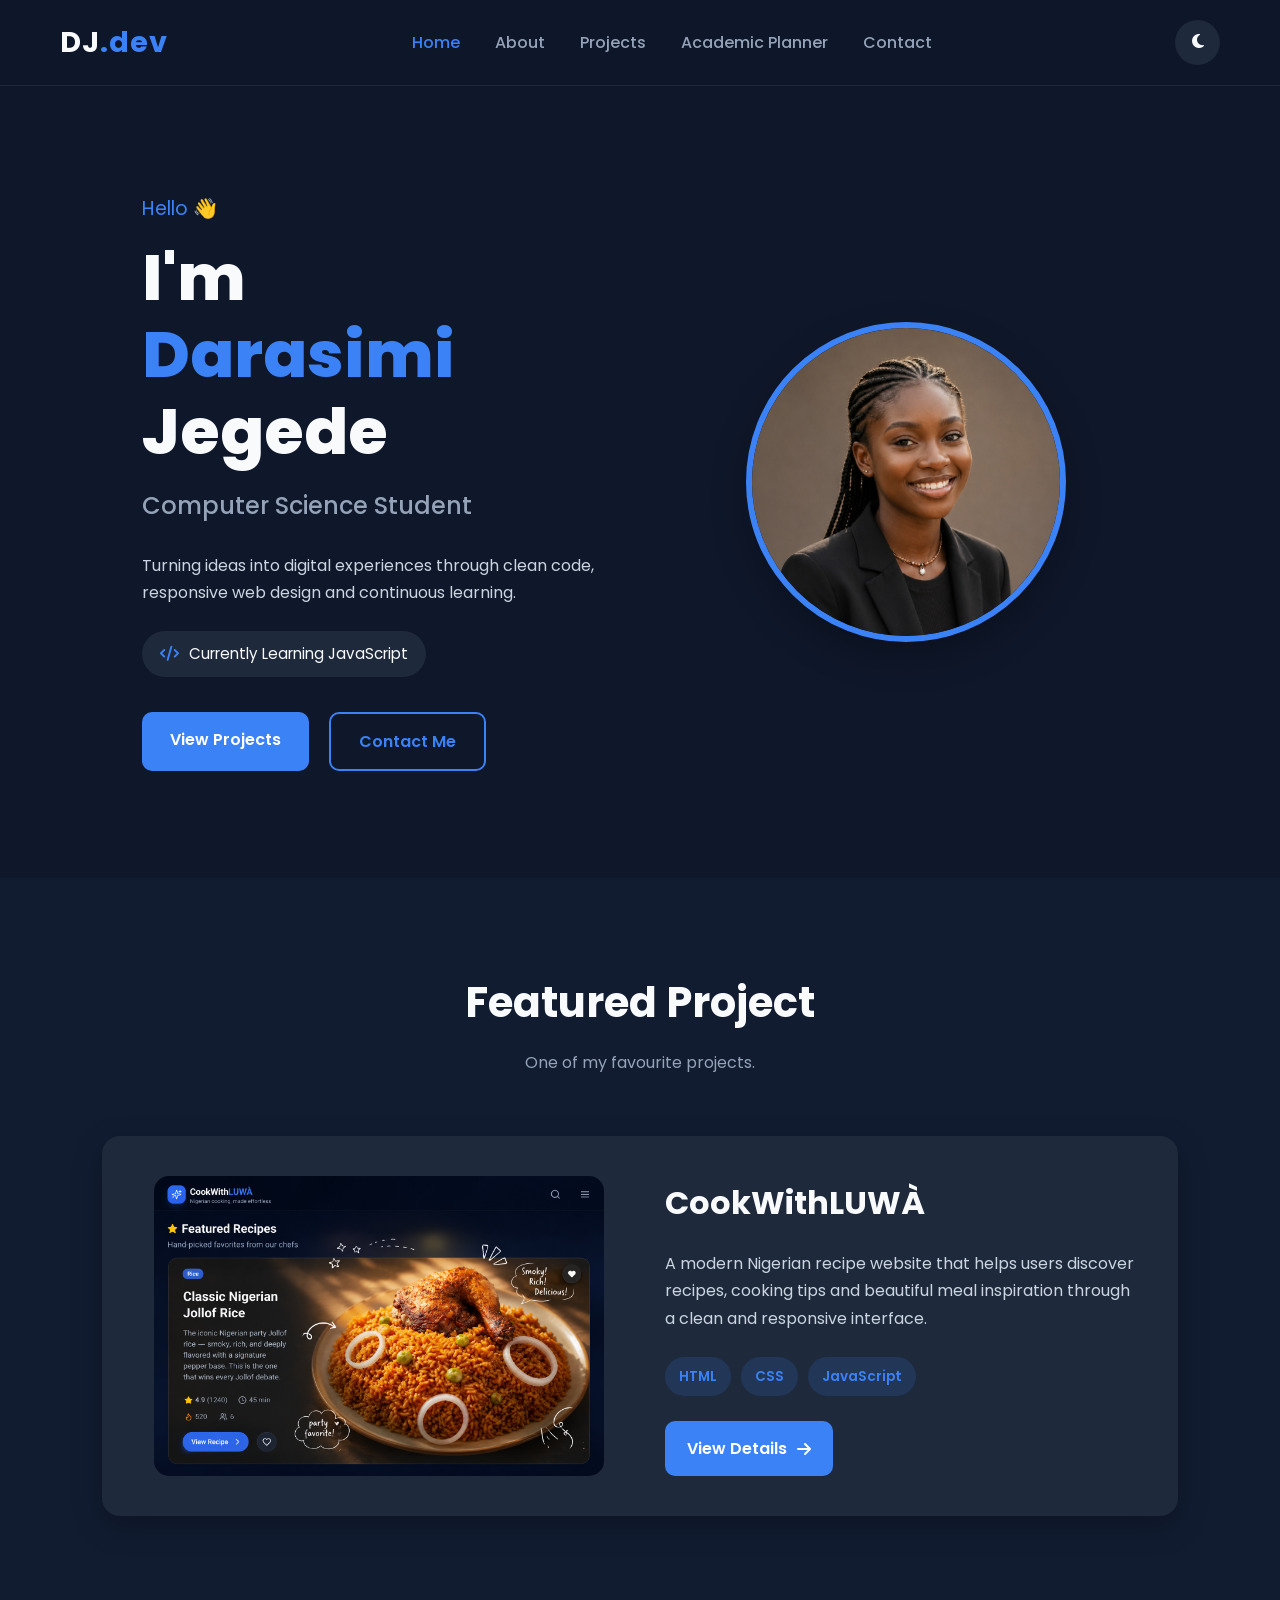
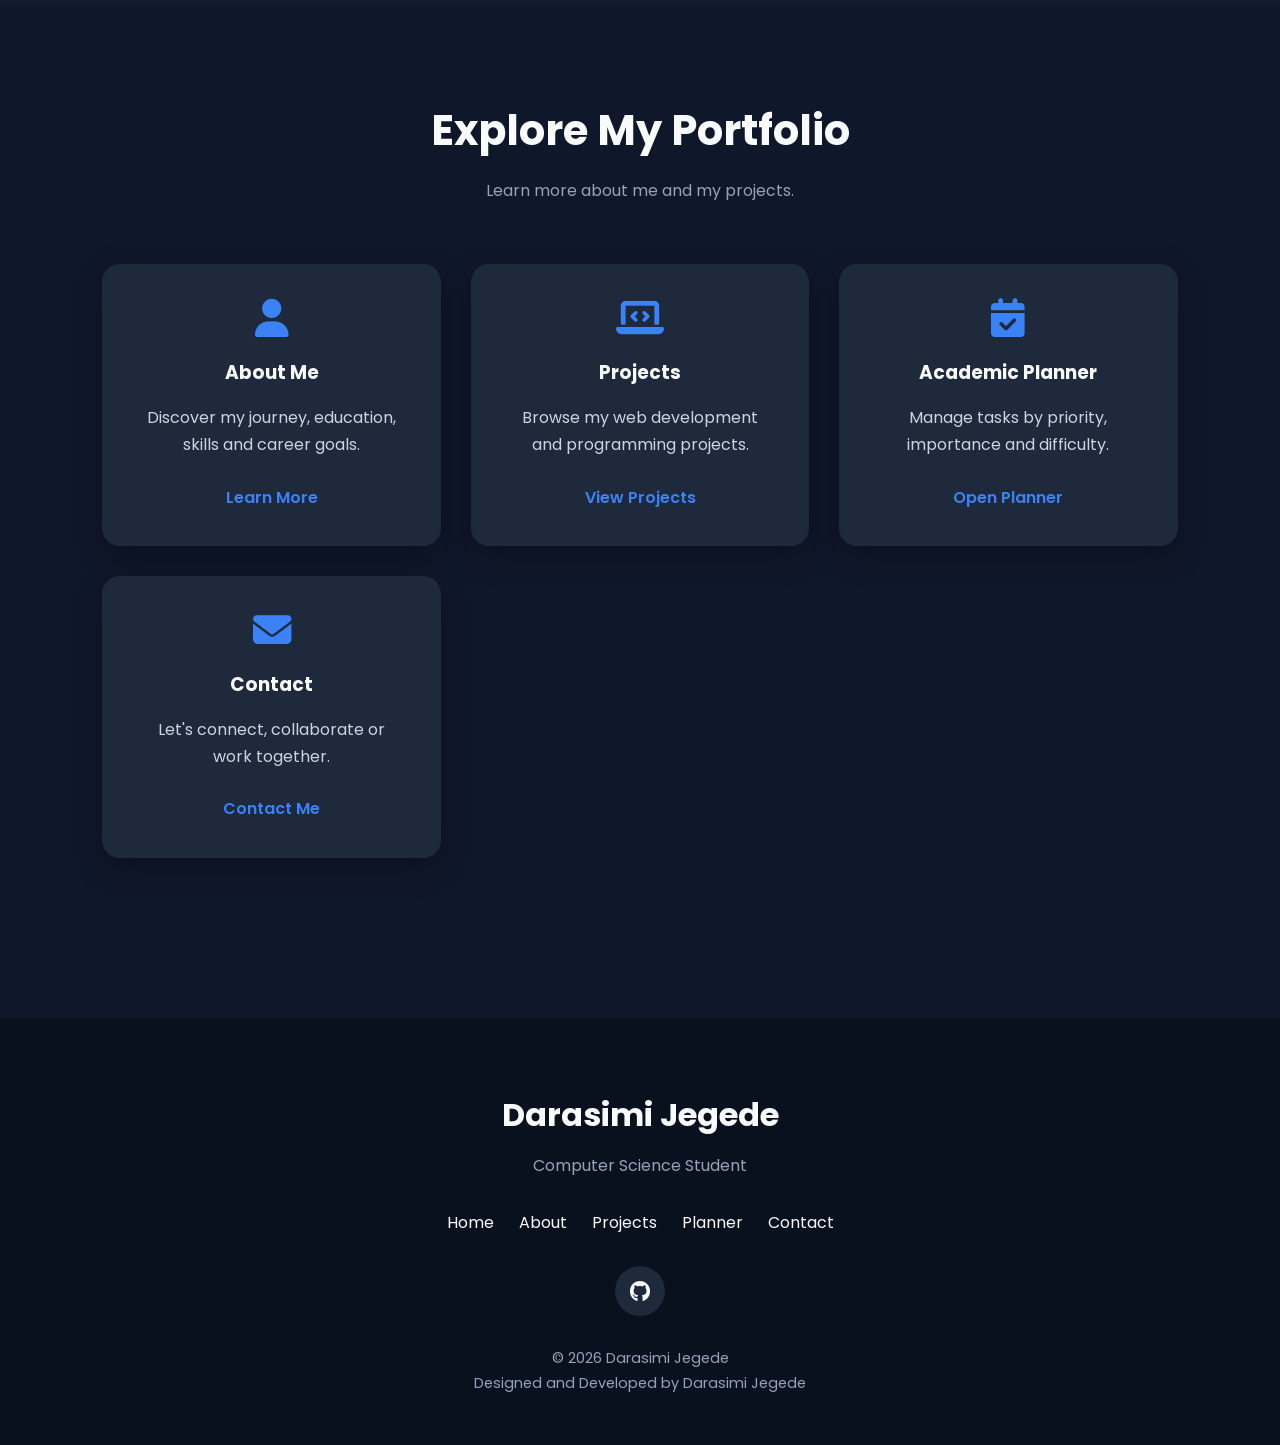
<file: index.html>
<!DOCTYPE html>
<html lang="en">
<head>
    <meta charset="UTF-8">
    <meta name="viewport" content="width=device-width, initial-scale=1.0">

    <title>Darasimi Jegede | Portfolio</title>

    <!-- Google Font -->
    <link rel="preconnect" href="https://fonts.googleapis.com">
    <link rel="preconnect" href="https://fonts.gstatic.com" crossorigin>

    <link href="https://fonts.googleapis.com/css2?family=Poppins:wght@300;400;500;600;700;800&display=swap" rel="stylesheet">

    <!-- Font Awesome -->
    <link rel="stylesheet"
          href="https://cdnjs.cloudflare.com/ajax/libs/font-awesome/6.6.0/css/all.min.css">

    <!-- CSS -->
    <link rel="stylesheet" href="css/style.css">
</head>

<body>

<!-- ================= HEADER ================= -->

<header>

    <nav class="navbar">

        <a href="index.html" class="logo">
            DJ<span>.dev</span>
        </a>

        <ul class="nav-menu">

            <li>
                <a href="index.html" class="active">
                    Home
                </a>
            </li>

            <li>
                <a href="about.html">
                    About
                </a>
            </li>

            <li>
                <a href="projects.html">
                    Projects
                </a>
            </li>

            <li>
                <a href="planner.html">
                    Academic Planner
                </a>
            </li>

            <li>
                <a href="contact.html">
                    Contact
                </a>
            </li>

        </ul>

        <div class="nav-actions">

            <button id="theme-toggle" aria-label="Toggle Theme">

                <i class="fa-solid fa-moon"></i>

            </button>

            <div class="hamburger">

                <span></span>

                <span></span>

                <span></span>

            </div>

        </div>

    </nav>

</header>

<!-- ================= HERO ================= -->

<main>

<section class="hero">

    <div class="hero-content">

        <p class="hero-intro">

            Hello 👋

        </p>

        <h1>

            I'm

            <span>Darasimi</span>

            Jegede

        </h1>

        <h2>

            Computer Science Student

        </h2>

        <p class="hero-description">

            Turning ideas into digital experiences through clean code,
            responsive web design and continuous learning.

        </p>

        <p class="hero-status">

            <i class="fa-solid fa-code"></i>

            Currently Learning JavaScript

        </p>

        <div class="hero-buttons">

            <a href="projects.html" class="btn primary-btn">

                View Projects

            </a>

            <a href="contact.html" class="btn secondary-btn">

                Contact Me

            </a>

        </div>

    </div>

    <div class="hero-image">

        <img src="images/profile.jpg"
             alt="Darasimi Jegede">

    </div>

</section>

<!-- ================= FEATURED PROJECT ================= -->

<section class="featured">

    <div class="section-title">

        <h2>

            Featured Project

        </h2>

        <p>

            One of my favourite projects.

        </p>

    </div>

    <div class="featured-card">

        <div class="featured-image">

            <img src="images/cook-with-luwa.png"
                 alt="CookWithLUWÀ">

        </div>

        <div class="featured-content">

            <h3>

                CookWithLUWÀ

            </h3>

            <p>

                A modern Nigerian recipe website that helps users
                discover recipes, cooking tips and beautiful meal
                inspiration through a clean and responsive interface.

            </p>

            <div class="tech-stack">

                <span>HTML</span>

                <span>CSS</span>

                <span>JavaScript</span>

            </div>

            <a href="projects.html" class="project-btn">

                View Details

                <i class="fa-solid fa-arrow-right"></i>

            </a>

        </div>

    </div>

</section>

<!-- ================= PORTFOLIO ================= -->

<section class="portfolio-preview">

    <div class="section-title">

        <h2>

            Explore My Portfolio

        </h2>

        <p>

            Learn more about me and my projects.

        </p>

    </div>

    <div class="portfolio-grid">

        <article class="card">

            <i class="fa-solid fa-user"></i>

            <h3>

                About Me

            </h3>

            <p>

                Discover my journey,
                education,
                skills and career goals.

            </p>

            <a href="about.html">

                Learn More

            </a>

        </article>

        <article class="card">

            <i class="fa-solid fa-laptop-code"></i>

            <h3>

                Projects

            </h3>

            <p>

                Browse my web development
                and programming projects.

            </p>

            <a href="projects.html">

                View Projects

            </a>

        </article>

        <article class="card">

            <i class="fa-solid fa-calendar-check"></i>

            <h3>

                Academic Planner

            </h3>

            <p>

                Manage tasks by priority,
                importance and difficulty.

            </p>

            <a href="planner.html">

                Open Planner

            </a>

        </article>

        <article class="card">

            <i class="fa-solid fa-envelope"></i>

            <h3>

                Contact

            </h3>

            <p>

                Let's connect,
                collaborate
                or work together.

            </p>

            <a href="contact.html">

                Contact Me

            </a>

        </article>

    </div>

</section>

</main>

<!-- ================= FOOTER ================= -->

<footer>

    <div class="footer-content">

        <h3>

            Darasimi Jegede

        </h3>

        <p>

            Computer Science Student

        </p>

        <div class="footer-links">

            <a href="index.html">

                Home

            </a>

            <a href="about.html">

                About

            </a>

            <a href="projects.html">

                Projects

            </a>

            <a href="planner.html">

                Planner

            </a>

            <a href="contact.html">

                Contact

            </a>

        </div>

        <div class="social-links">

            <a href="https://github.com/daraexplores"
               target="_blank">

                <i class="fab fa-github"></i>

            </a>

        </div>

        <button id="backToTop">

            <i class="fa-solid fa-arrow-up"></i>

        </button>

        <p class="copyright">

            © 2026 Darasimi Jegede

            <br>

            Designed and Developed by Darasimi Jegede

        </p>

    </div>

</footer>

<!-- JavaScript -->

<script src="js/script.js"></script>

</body>
</html>
</file>
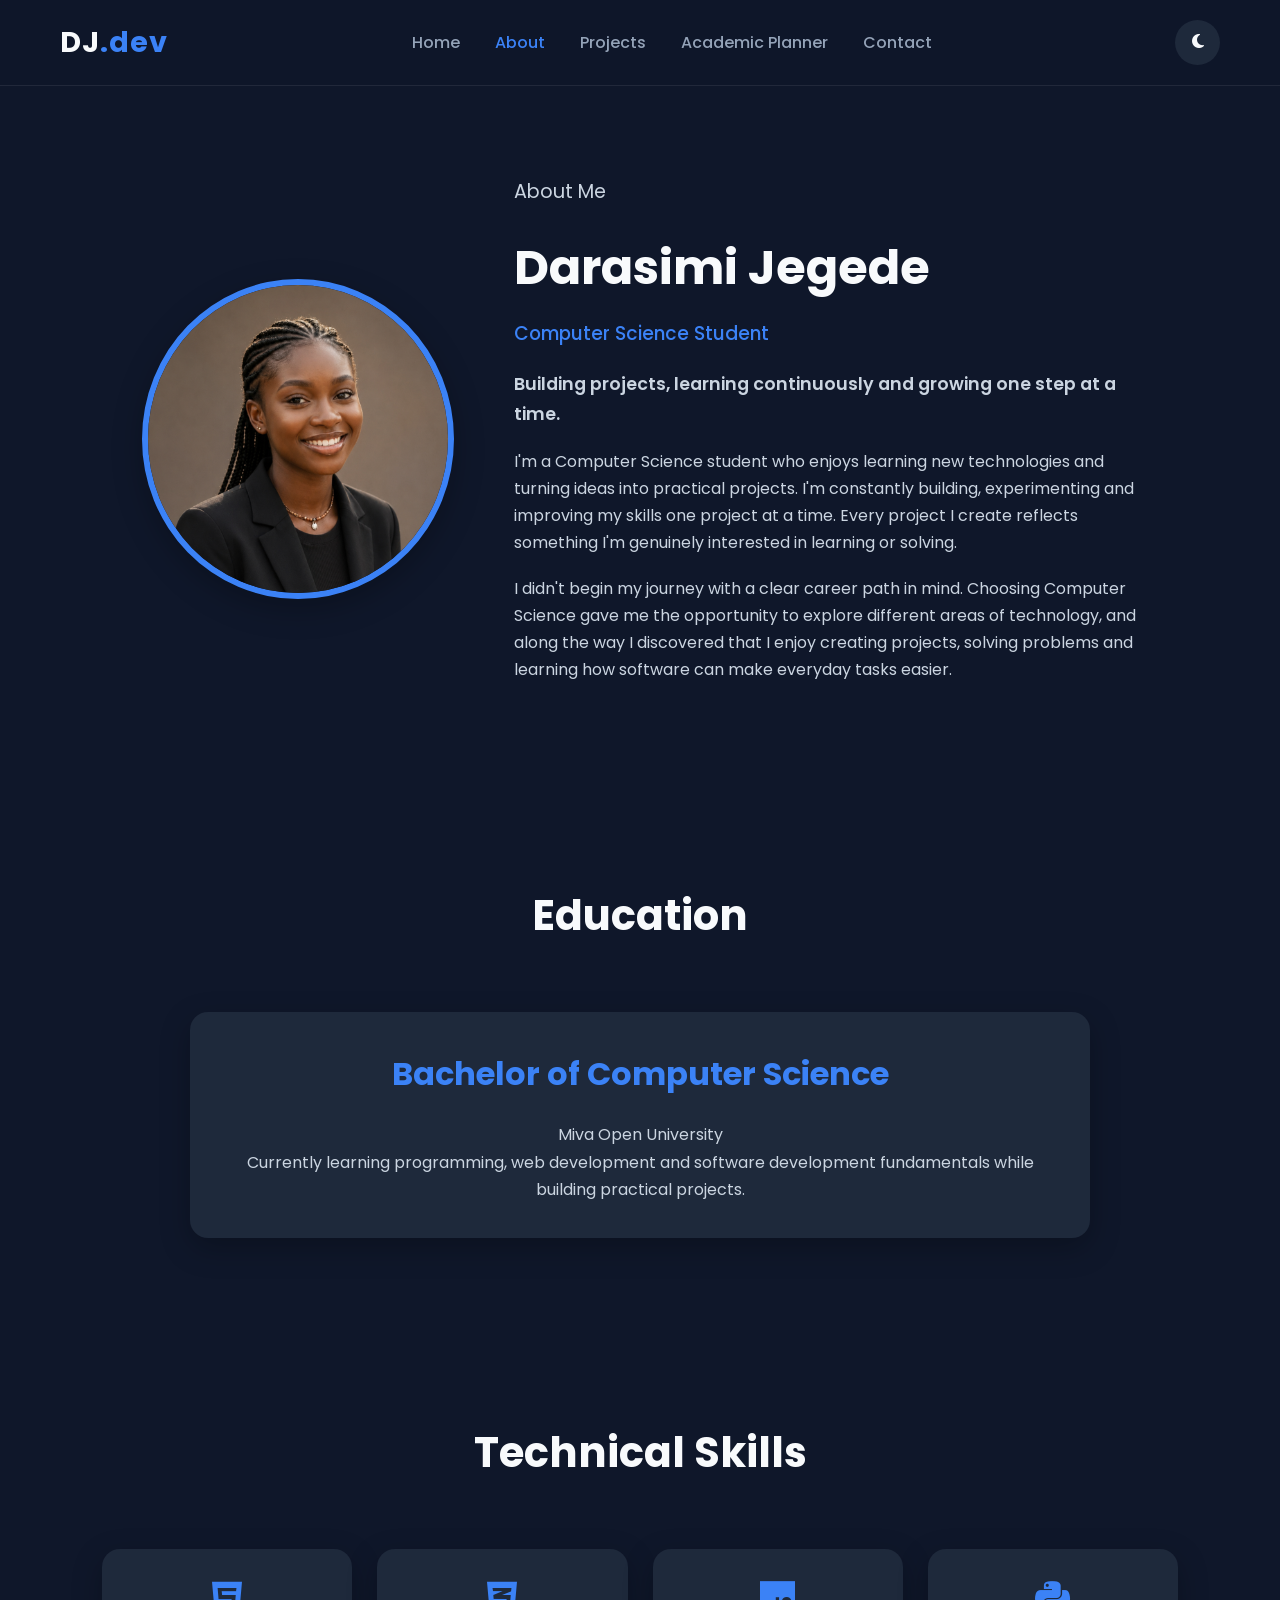
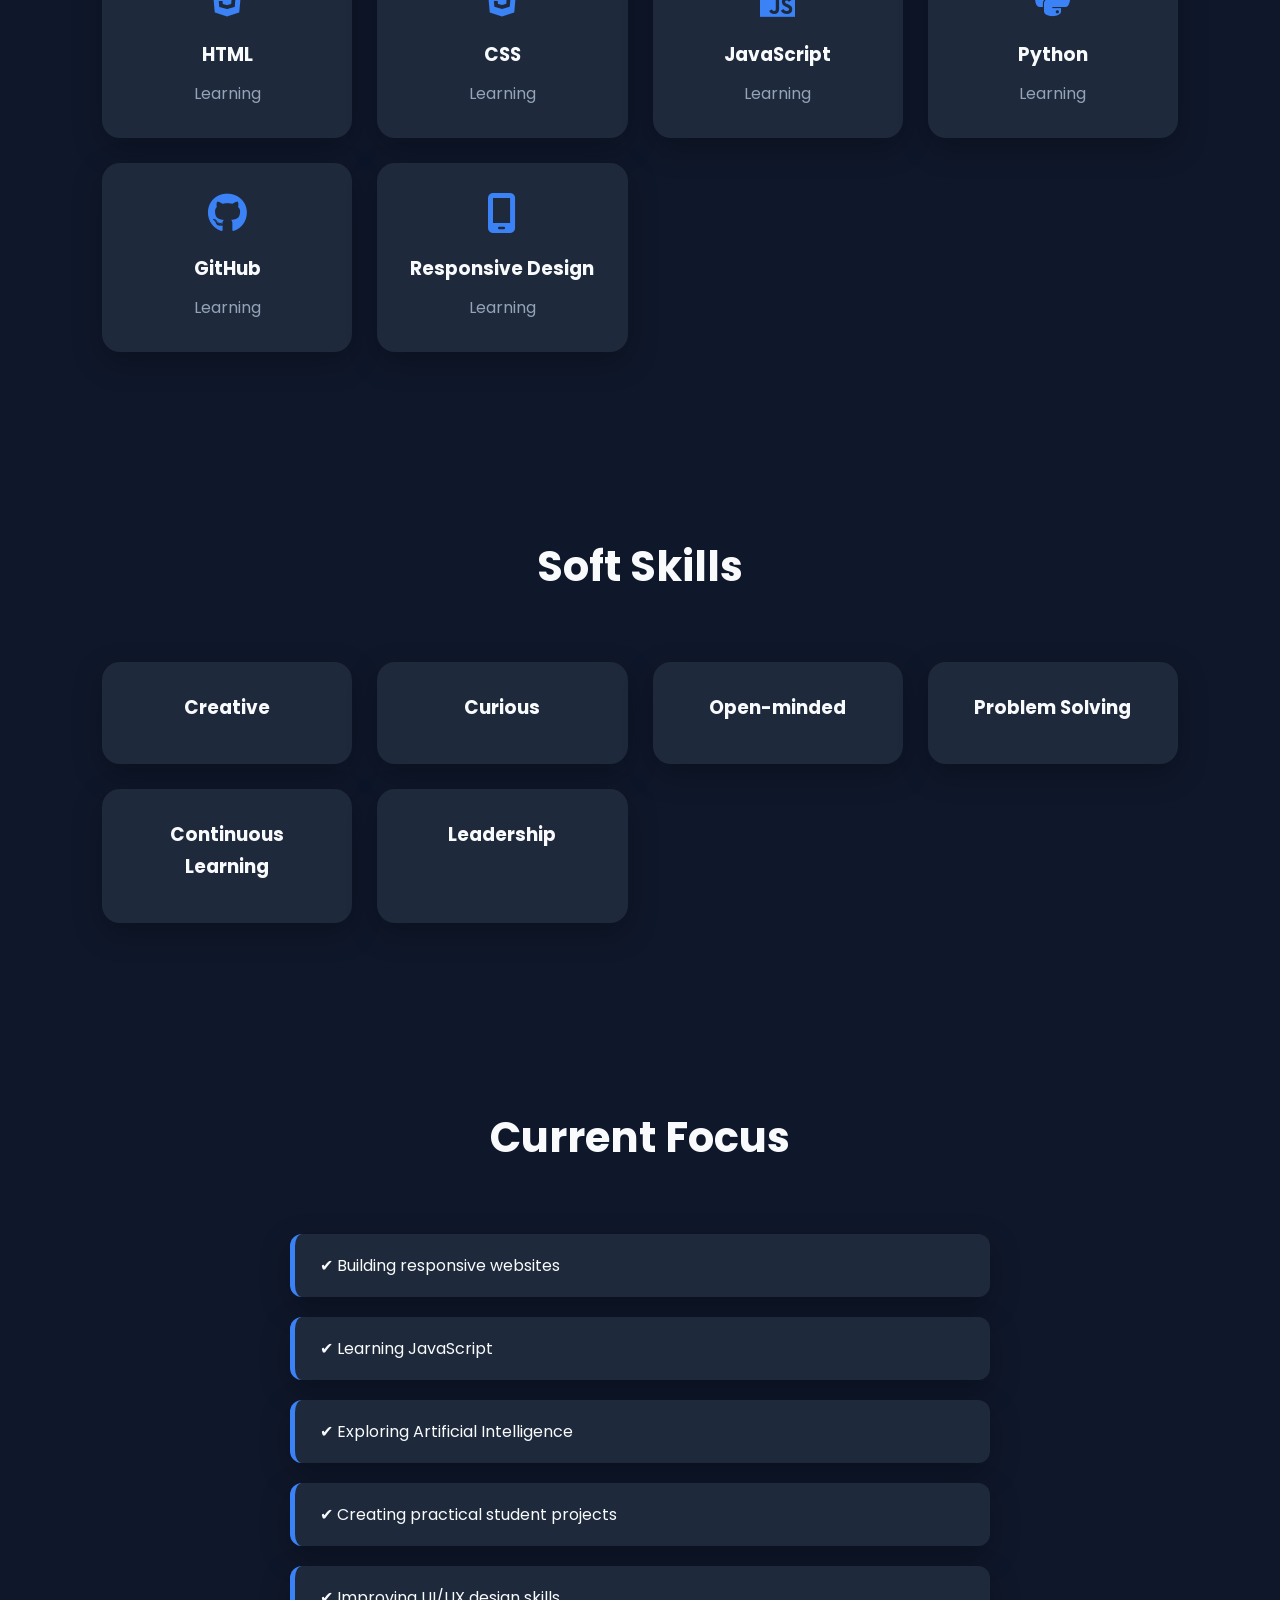
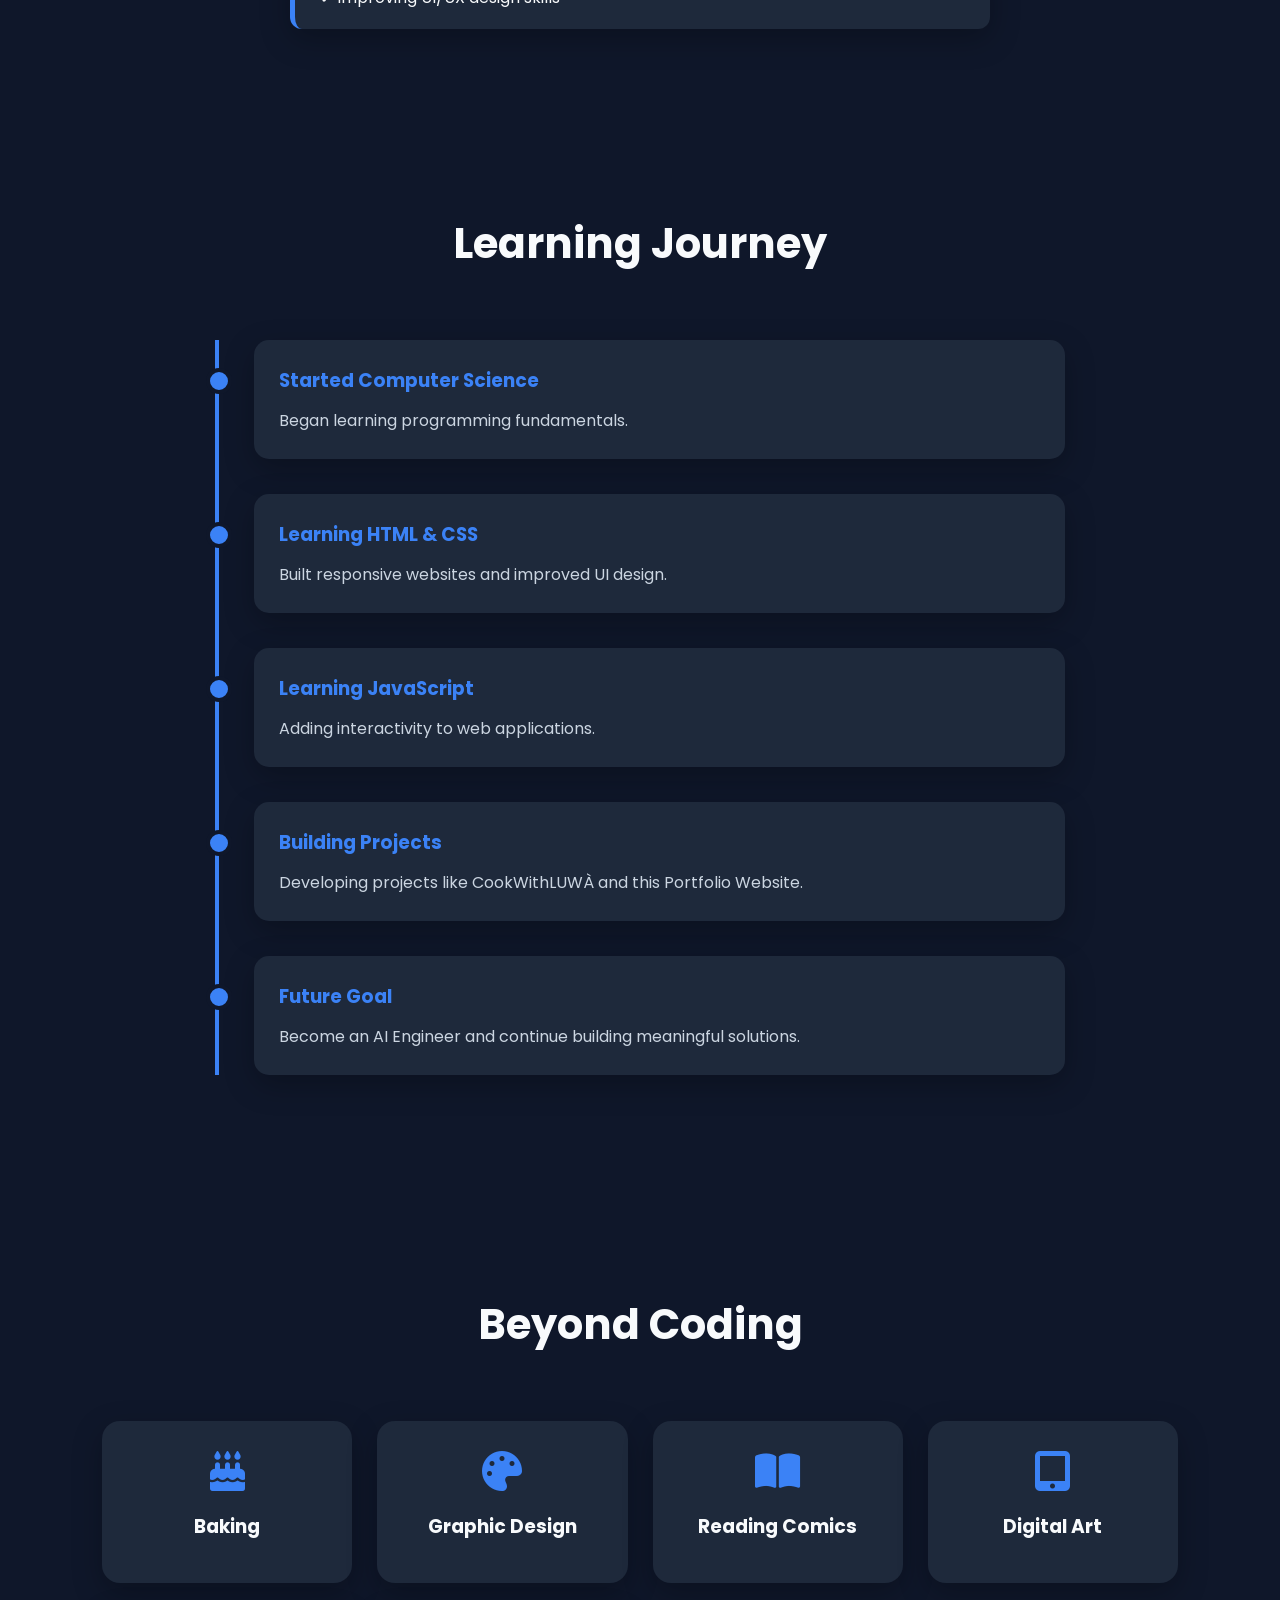
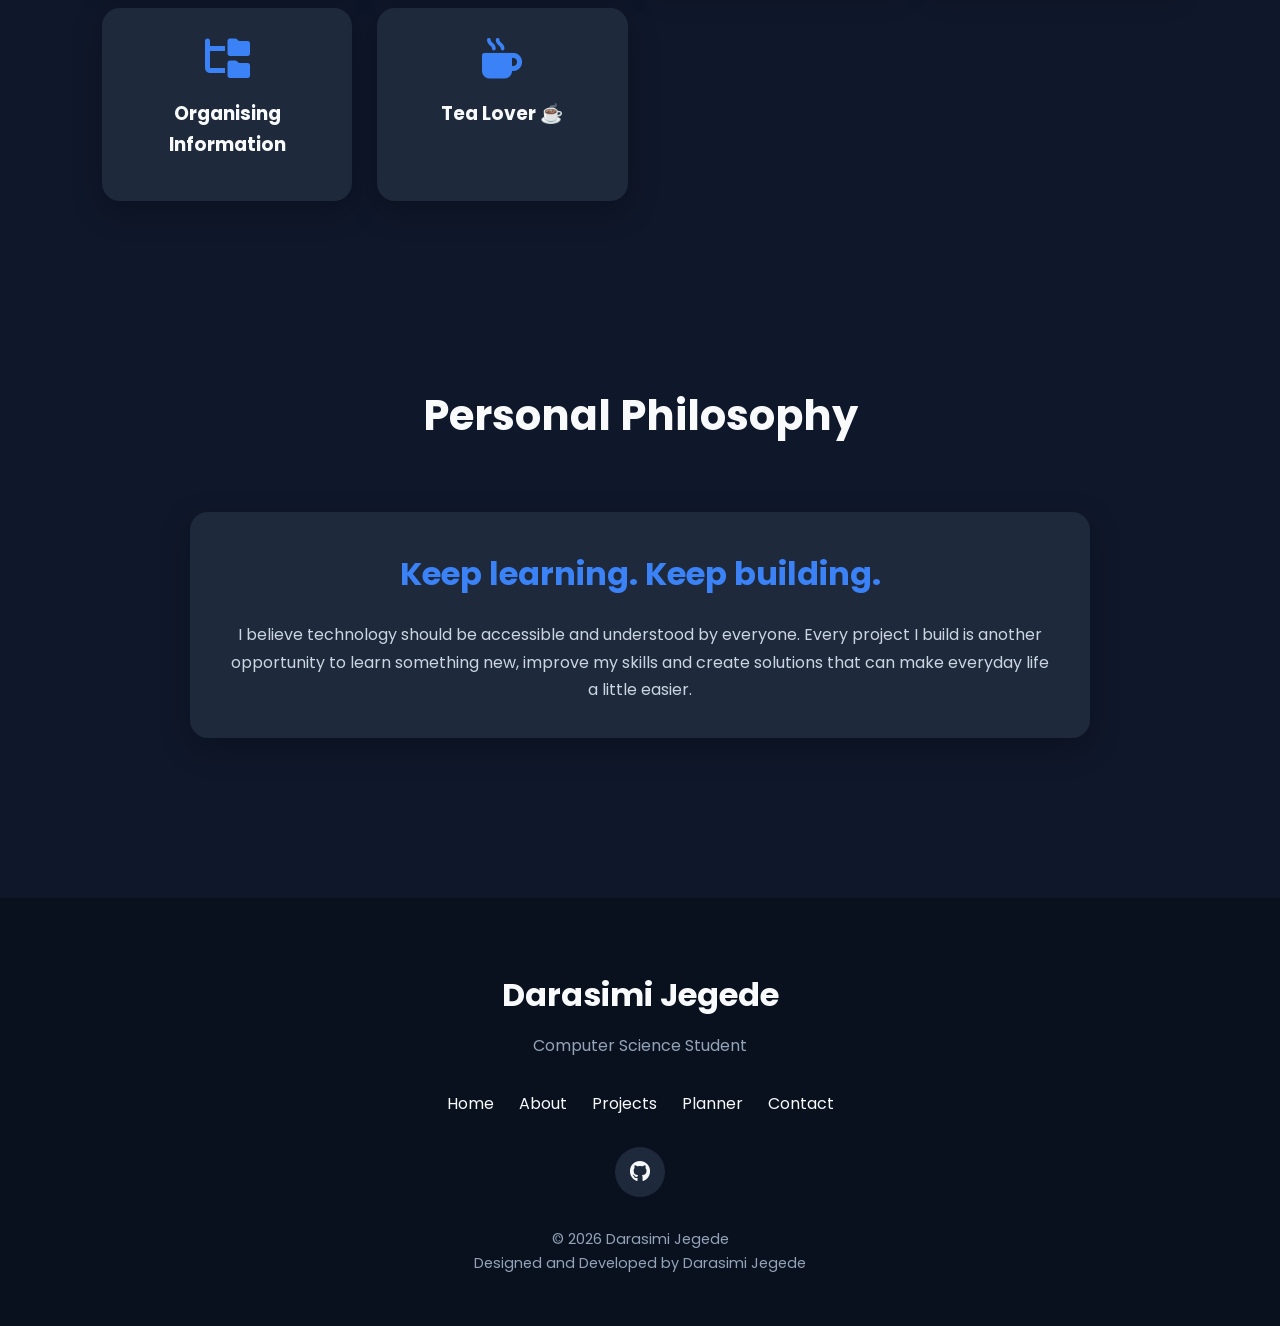
<file: about.html>
<!DOCTYPE html>
<html lang="en">
<head>

    <meta charset="UTF-8">

    <meta name="viewport" content="width=device-width, initial-scale=1.0">

    <title>About | Darasimi Jegede</title>

    <link rel="preconnect" href="https://fonts.googleapis.com">

    <link rel="preconnect" href="https://fonts.gstatic.com" crossorigin>

    <link href="https://fonts.googleapis.com/css2?family=Poppins:wght@300;400;500;600;700;800&display=swap" rel="stylesheet">

    <link rel="stylesheet"
    href="https://cdnjs.cloudflare.com/ajax/libs/font-awesome/6.6.0/css/all.min.css">

    <link rel="stylesheet" href="css/style.css">

</head>

<body>

<header>

<nav class="navbar">

<a href="index.html" class="logo">

DJ<span>.dev</span>

</a>

<ul class="nav-menu">

<li><a href="index.html">Home</a></li>

<li><a class="active" href="about.html">About</a></li>

<li><a href="projects.html">Projects</a></li>

<li><a href="planner.html">Academic Planner</a></li>

<li><a href="contact.html">Contact</a></li>

</ul>

<div class="nav-actions">

<button id="theme-toggle">

<i class="fa-solid fa-moon"></i>

</button>

<div class="hamburger">

<span></span>

<span></span>

<span></span>

</div>

</div>

</nav>

</header>

<main>

<section class="about-hero">

<div class="about-image">

<img src="images/profile.jpg"
alt="Darasimi Jegede">

</div>

<div class="about-content">

<p class="hero-intro">

About Me

</p>

<h1>

Darasimi Jegede

</h1>

<h3>

Computer Science Student

</h3>

<p class="tagline">

Building projects, learning continuously and growing one step at a time.

</p>

<p>

I'm a Computer Science student who enjoys learning new technologies and turning ideas into practical projects. I'm constantly building, experimenting and improving my skills one project at a time. Every project I create reflects something I'm genuinely interested in learning or solving.

</p>

<p>

I didn't begin my journey with a clear career path in mind. Choosing Computer Science gave me the opportunity to explore different areas of technology, and along the way I discovered that I enjoy creating projects, solving problems and learning how software can make everyday tasks easier.

</p>

</div>

</section>

<section>

<div class="section-title">

<h2>

Education

</h2>

</div>

<div class="info-card">

<h3>

Bachelor of Computer Science

</h3>

<p>

Miva Open University

</p>

<p>

Currently learning programming, web development and software development fundamentals while building practical projects.

</p>

</div>

</section>

<section>

<div class="section-title">

<h2>

Technical Skills

</h2>

</div>

<div class="skills-grid">

<div class="skill-card">

<i class="fa-brands fa-html5"></i>

<h3>HTML</h3>

<p>Learning</p>

</div>

<div class="skill-card">

<i class="fa-brands fa-css3-alt"></i>

<h3>CSS</h3>

<p>Learning</p>

</div>

<div class="skill-card">

<i class="fa-brands fa-js"></i>

<h3>JavaScript</h3>

<p>Learning</p>

</div>

<div class="skill-card">

<i class="fa-brands fa-python"></i>

<h3>Python</h3>

<p>Learning</p>

</div>

<div class="skill-card">

<i class="fa-brands fa-github"></i>

<h3>GitHub</h3>

<p>Learning</p>

</div>

<div class="skill-card">

<i class="fa-solid fa-mobile-screen"></i>

<h3>Responsive Design</h3>

<p>Learning</p>

</div>

</div>

</section>

<section>

<div class="section-title">

<h2>

Soft Skills

</h2>

</div>

<div class="skills-grid">

<div class="skill-card">

<h3>Creative</h3>

</div>

<div class="skill-card">

<h3>Curious</h3>

</div>

<div class="skill-card">

<h3>Open-minded</h3>

</div>

<div class="skill-card">

<h3>Problem Solving</h3>

</div>

<div class="skill-card">

<h3>Continuous Learning</h3>

</div>

<div class="skill-card">

<h3>Leadership</h3>

</div>

</div>

</section>

<section>

<div class="section-title">

<h2>

Current Focus

</h2>

</div>

<div class="focus-list">

<p>✔ Building responsive websites</p>

<p>✔ Learning JavaScript</p>

<p>✔ Exploring Artificial Intelligence</p>

<p>✔ Creating practical student projects</p>

<p>✔ Improving UI/UX design skills</p>

</div>

</section>

<section>

<div class="section-title">

<h2>

Learning Journey

</h2>

</div>

<div class="timeline">

<div class="timeline-item">

<h3>Started Computer Science</h3>

<p>Began learning programming fundamentals.</p>

</div>

<div class="timeline-item">

<h3>Learning HTML & CSS</h3>

<p>Built responsive websites and improved UI design.</p>

</div>

<div class="timeline-item">

<h3>Learning JavaScript</h3>

<p>Adding interactivity to web applications.</p>

</div>

<div class="timeline-item">

<h3>Building Projects</h3>

<p>Developing projects like CookWithLUWÀ and this Portfolio Website.</p>

</div>

<div class="timeline-item">

<h3>Future Goal</h3>

<p>Become an AI Engineer and continue building meaningful solutions.</p>

</div>

</div>

</section>

<section>

<div class="section-title">

<h2>

Beyond Coding

</h2>

</div>

<div class="skills-grid">

<div class="skill-card">

<i class="fa-solid fa-cake-candles"></i>

<h3>Baking</h3>

</div>

<div class="skill-card">

<i class="fa-solid fa-palette"></i>

<h3>Graphic Design</h3>

</div>

<div class="skill-card">

<i class="fa-solid fa-book-open"></i>

<h3>Reading Comics</h3>

</div>

<div class="skill-card">

<i class="fa-solid fa-tablet-screen-button"></i>

<h3>Digital Art</h3>

</div>

<div class="skill-card">

<i class="fa-solid fa-folder-tree"></i>

<h3>Organising Information</h3>

</div>

<div class="skill-card">

<i class="fa-solid fa-mug-hot"></i>

<h3>Tea Lover ☕</h3>

</div>

</div>

</section>

<section>

<div class="section-title">

<h2>

Personal Philosophy

</h2>

</div>

<div class="info-card">

<h3>

Keep learning. Keep building.

</h3>

<p>

I believe technology should be accessible and understood by everyone. Every project I build is another opportunity to learn something new, improve my skills and create solutions that can make everyday life a little easier.

</p>

</div>

</section>

</main>

<footer>

<div class="footer-content">

<h3>

Darasimi Jegede

</h3>

<p>

Computer Science Student

</p>

<div class="footer-links">

<a href="index.html">Home</a>

<a href="about.html">About</a>

<a href="projects.html">Projects</a>

<a href="planner.html">Planner</a>

<a href="contact.html">Contact</a>

</div>

<div class="social-links">

<a href="https://github.com/daraexplores" target="_blank">

<i class="fab fa-github"></i>

</a>

</div>

<button id="backToTop">

<i class="fa-solid fa-arrow-up"></i>

</button>

<p class="copyright">

© 2026 Darasimi Jegede

</p>

</div>

</footer>

<script src="js/script.js"></script>

</body>
</html>
</file>
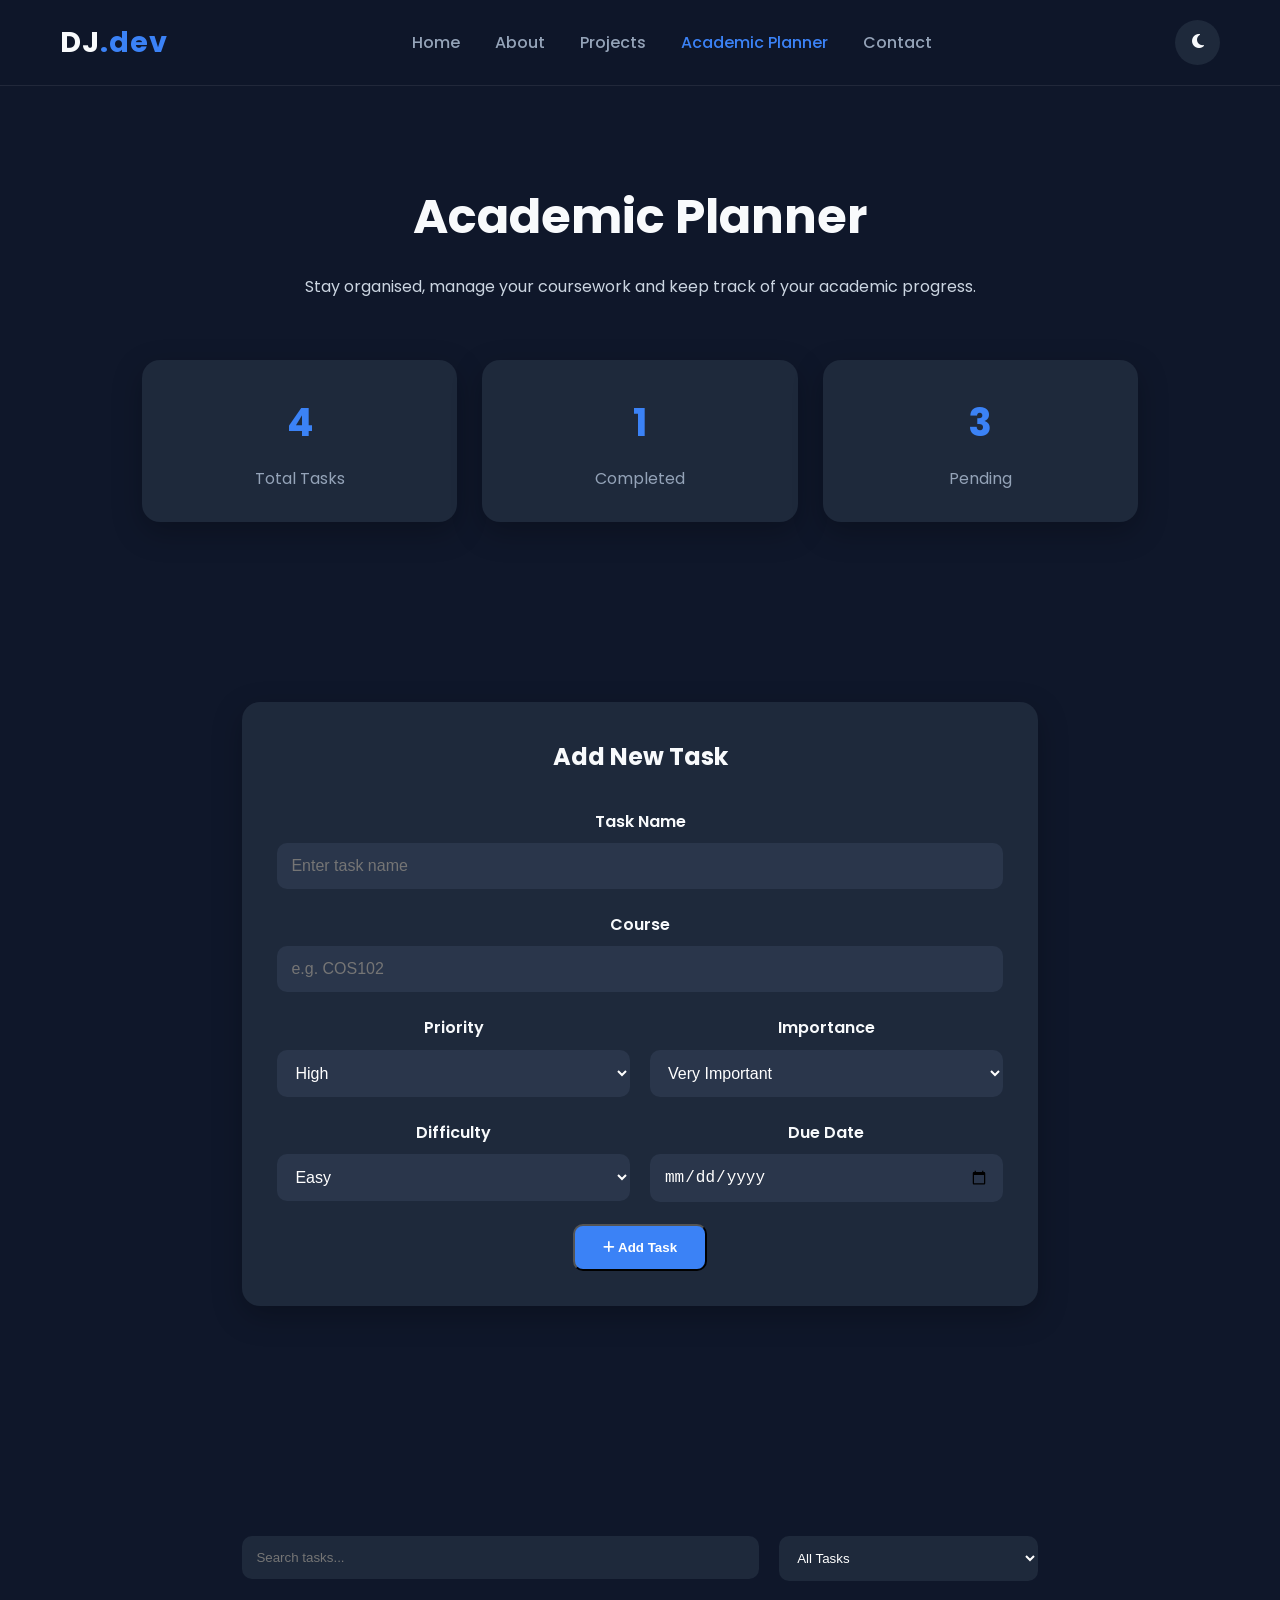
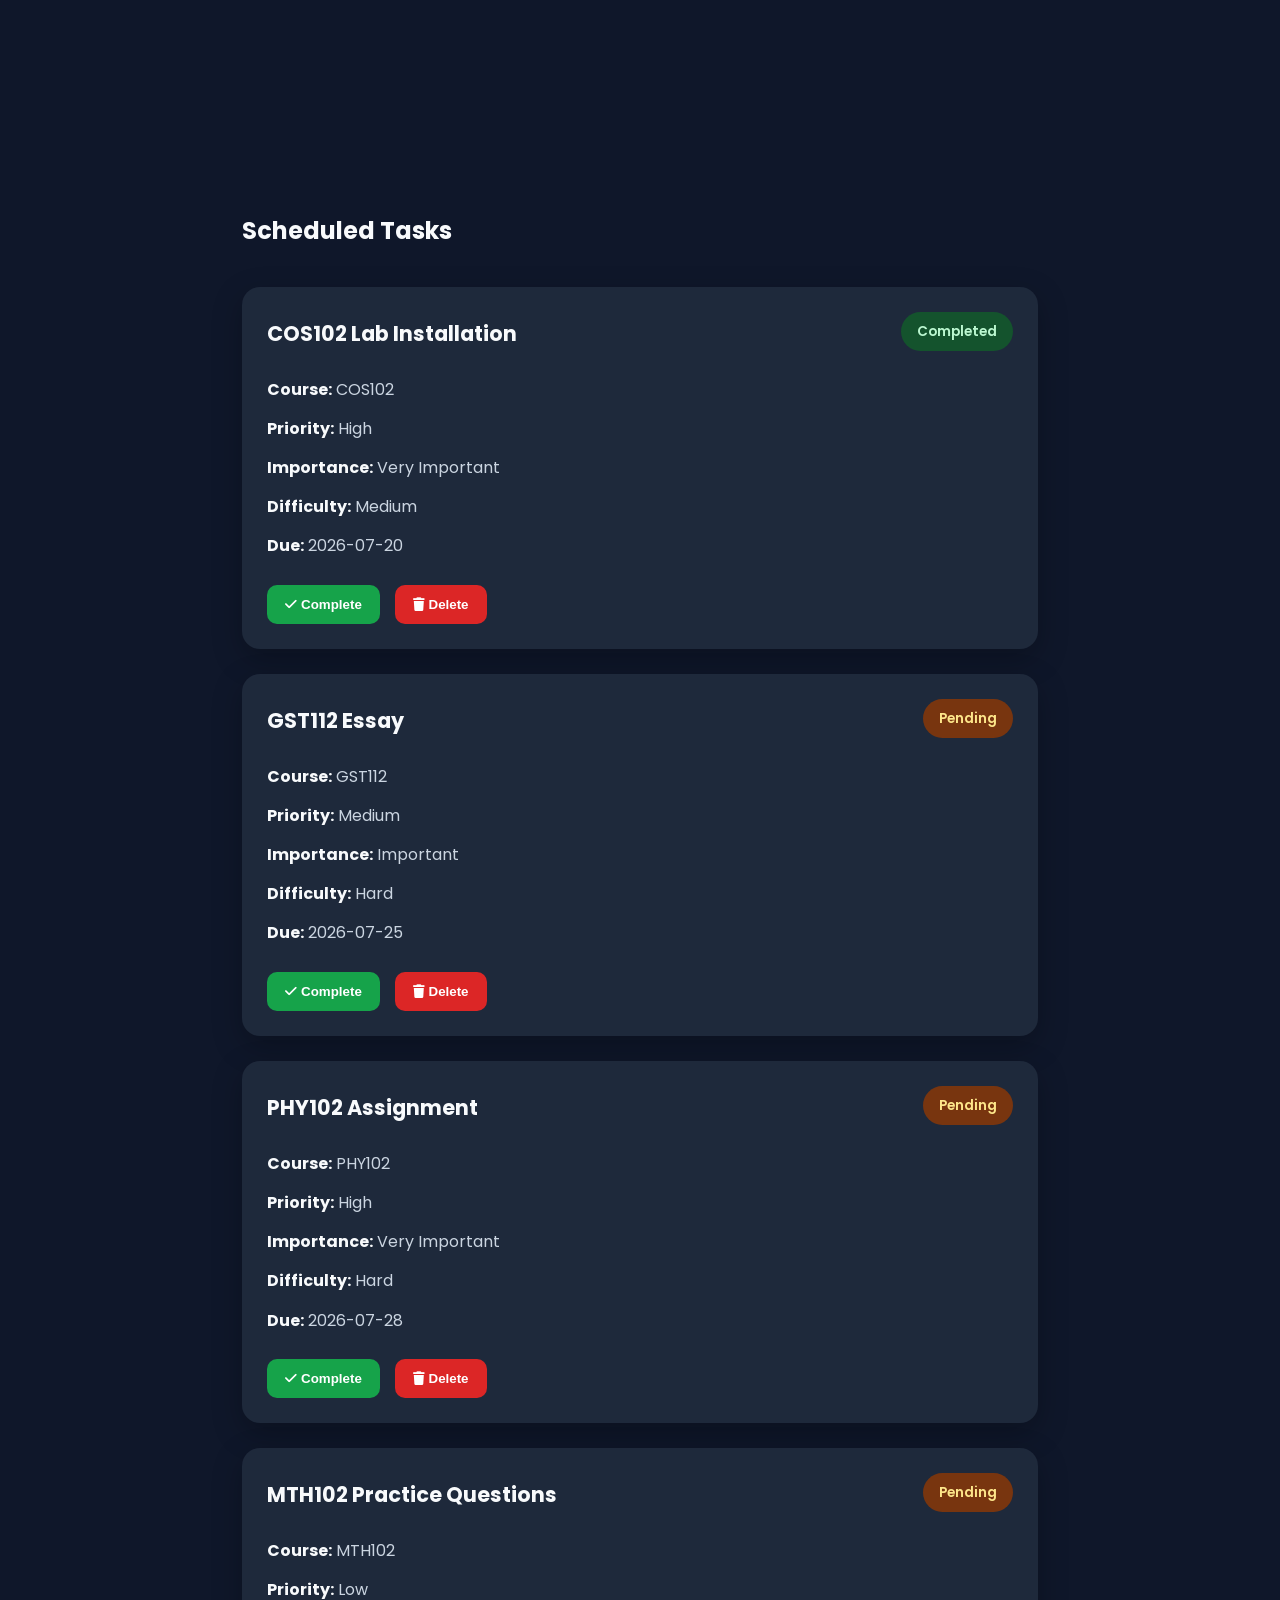
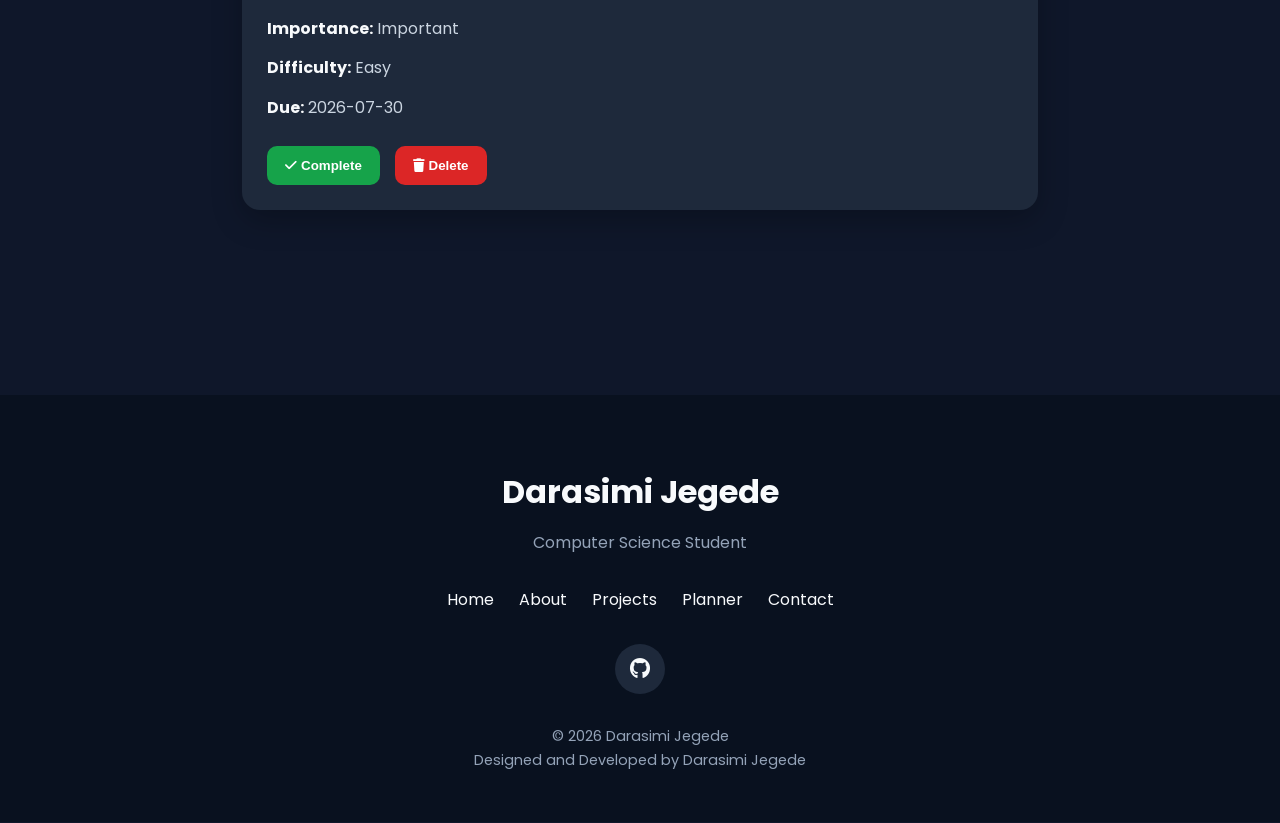
<file: planner.html>
<!DOCTYPE html>
<html lang="en">

<head>

<meta charset="UTF-8">

<meta name="viewport" content="width=device-width, initial-scale=1.0">

<title>Academic Planner | Darasimi Jegede</title>

<link rel="preconnect" href="https://fonts.googleapis.com">

<link rel="preconnect" href="https://fonts.gstatic.com" crossorigin>

<link href="https://fonts.googleapis.com/css2?family=Poppins:wght@300;400;500;600;700;800&display=swap" rel="stylesheet">

<link rel="stylesheet"
href="https://cdnjs.cloudflare.com/ajax/libs/font-awesome/6.6.0/css/all.min.css">

<link rel="stylesheet" href="css/style.css">

</head>

<body>

<header>

<nav class="navbar">

<a href="index.html" class="logo">

DJ<span>.dev</span>

</a>

<ul class="nav-menu">

<li><a href="index.html">Home</a></li>

<li><a href="about.html">About</a></li>

<li><a href="projects.html">Projects</a></li>

<li><a class="active" href="planner.html">Academic Planner</a></li>

<li><a href="contact.html">Contact</a></li>

</ul>

<div class="nav-actions">

<button id="theme-toggle">

<i class="fa-solid fa-moon"></i>

</button>

<div class="hamburger">

<span></span>

<span></span>

<span></span>

</div>

</div>

</nav>

</header>

<main>

<section class="planner-hero">

<div class="section-title">

<h1>

Academic Planner

</h1>

<p>

Stay organised, manage your coursework and keep track of your academic progress.

</p>

</div>

<div class="planner-stats">

<div class="stat-box">

<h2 id="totalTasks">

4

</h2>

<p>

Total Tasks

</p>

</div>

<div class="stat-box">

<h2 id="completedTasks">

1

</h2>

<p>

Completed

</p>

</div>

<div class="stat-box">

<h2 id="pendingTasks">

3

</h2>

<p>

Pending

</p>

</div>

</div>

</section>

<section class="planner-form-section">

<div class="info-card">

<h2>

Add New Task

</h2>

<form id="taskForm">

<div class="form-group">

<label for="taskName">

Task Name

</label>

<input
type="text"
id="taskName"
placeholder="Enter task name"
required>

</div>

<div class="form-group">

<label for="course">

Course

</label>

<input
type="text"
id="course"
placeholder="e.g. COS102">

</div>

<div class="form-row">

<div class="form-group">

<label for="priority">

Priority

</label>

<select id="priority">

<option>High</option>

<option>Medium</option>

<option>Low</option>

</select>

</div>

<div class="form-group">

<label for="importance">

Importance

</label>

<select id="importance">

<option>Very Important</option>

<option>Important</option>

<option>Optional</option>

</select>

</div>

</div>

<div class="form-row">

<div class="form-group">

<label for="difficulty">

Difficulty

</label>

<select id="difficulty">

<option>Easy</option>

<option>Medium</option>

<option>Hard</option>

</select>

</div>

<div class="form-group">

<label for="dueDate">

Due Date

</label>

<input
type="date"
id="dueDate">

</div>

</div>

<button
type="submit"
class="btn primary-btn">

<i class="fa-solid fa-plus"></i>

Add Task

</button>

</form>

</div>

</section>

<section class="planner-tools">

<div class="planner-search">

<input
type="text"
id="searchTask"
placeholder="Search tasks...">

</div>

<div class="planner-filter">

<select id="filterTasks">

<option value="all">

All Tasks

</option>

<option value="pending">

Pending

</option>

<option value="completed">

Completed

</option>

</select>

</div>

</section>

<section class="planner-tasks">

<h2>

Scheduled Tasks

</h2>

<div id="taskContainer">

</div>

</section>

</main>

<footer>

<div class="footer-content">

<h3>

Darasimi Jegede

</h3>

<p>

Computer Science Student

</p>

<div class="footer-links">

<a href="index.html">

Home

</a>

<a href="about.html">

About

</a>

<a href="projects.html">

Projects

</a>

<a href="planner.html">

Planner

</a>

<a href="contact.html">

Contact

</a>

</div>

<div class="social-links">

<a href="https://github.com/daraexplores"
target="_blank">

<i class="fab fa-github"></i>

</a>

</div>

<button id="backToTop">

<i class="fa-solid fa-arrow-up"></i>

</button>

<p class="copyright">

© 2026 Darasimi Jegede

</p>

</div>

</footer>

<script src="js/script.js"></script>

<script src="js/planner.js"></script>

</body>

</html>
</file>
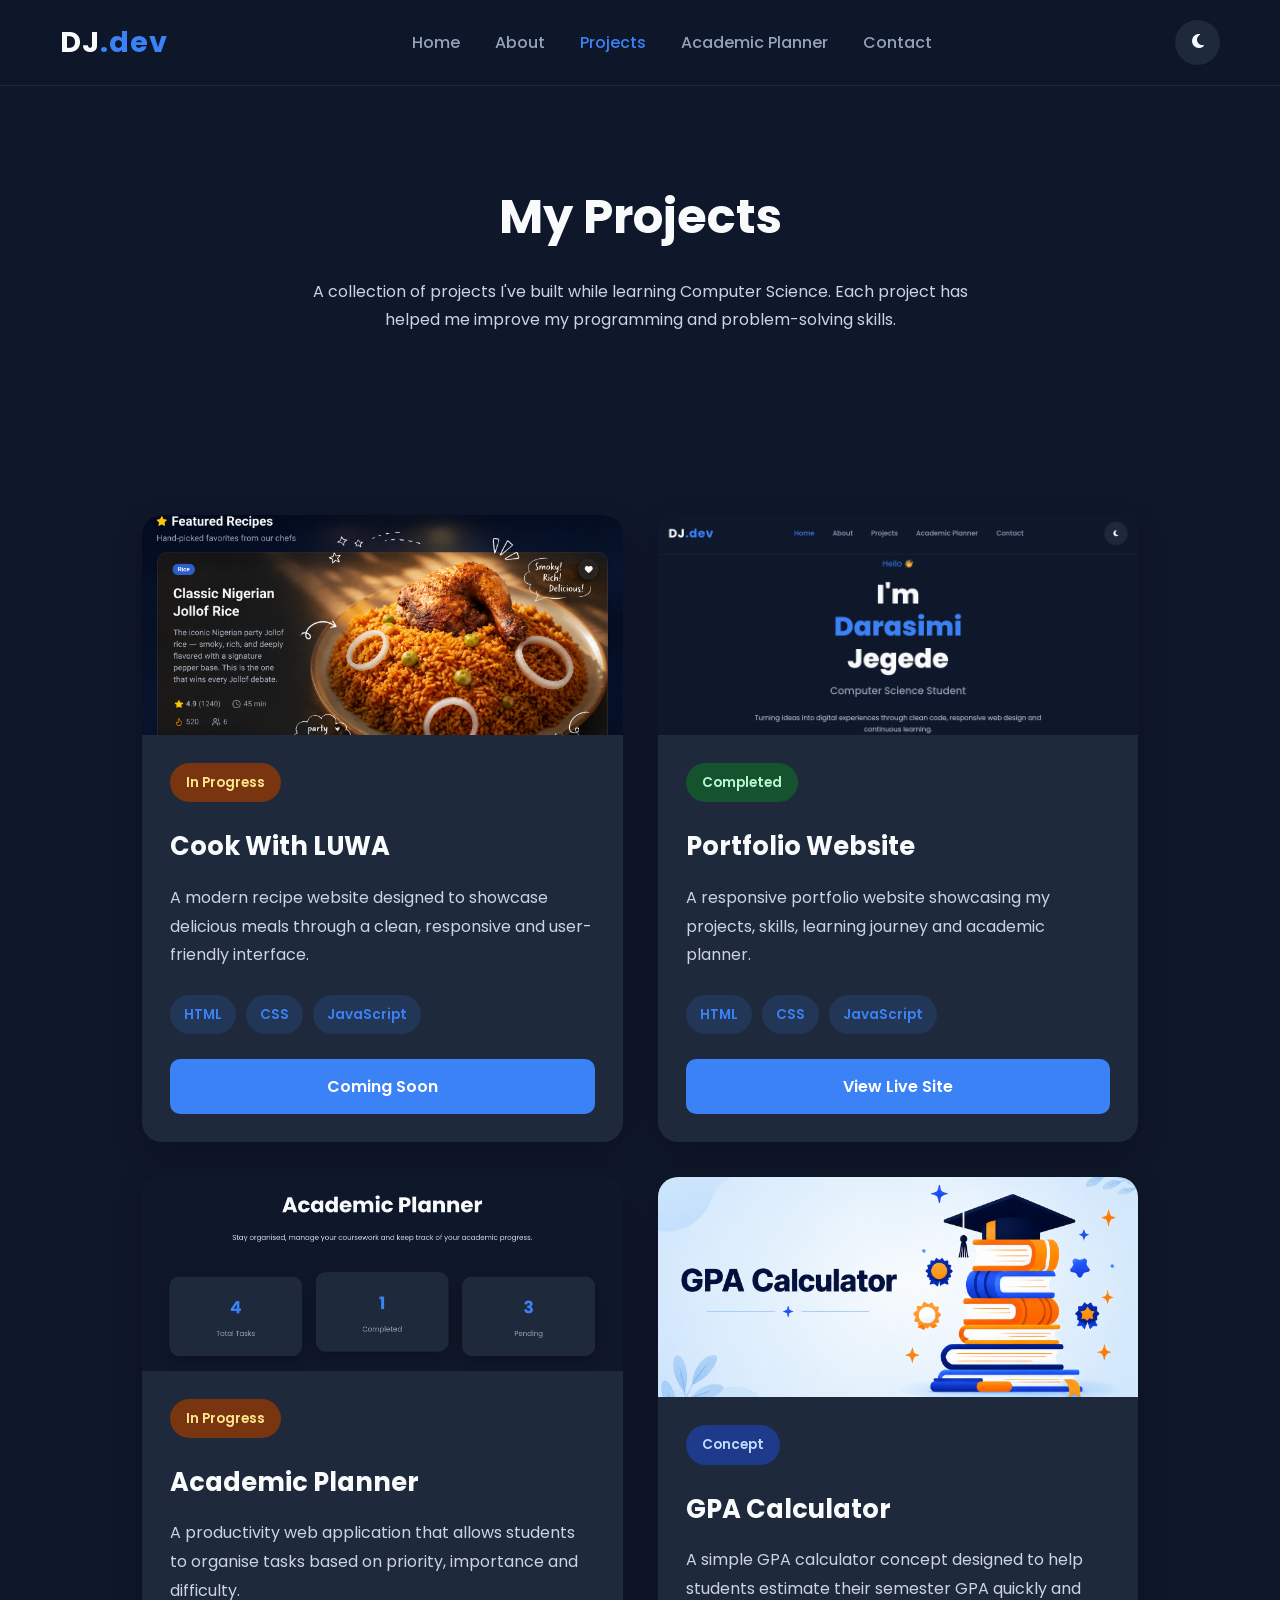
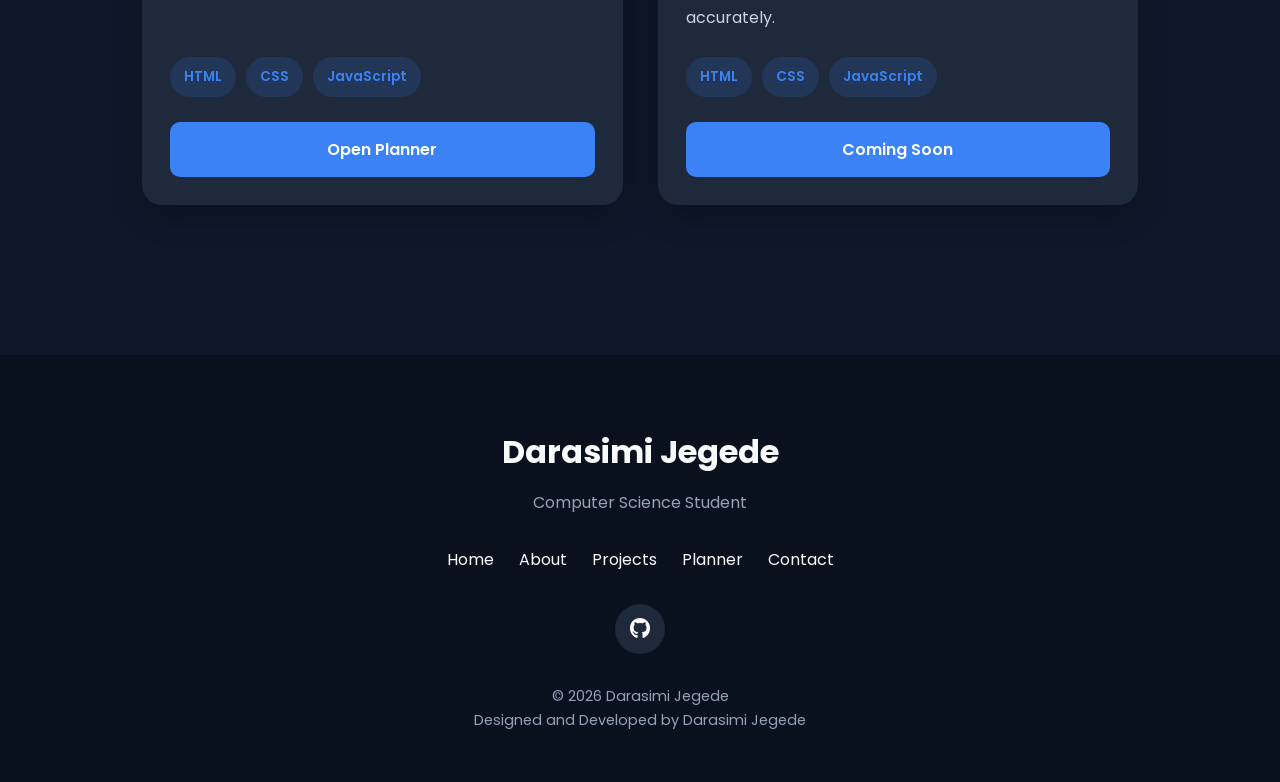
<file: projects.html>
<!DOCTYPE html>
<html lang="en">

<head>

<meta charset="UTF-8">

<meta name="viewport" content="width=device-width, initial-scale=1.0">

<title>Projects | Darasimi Jegede</title>

<link rel="preconnect" href="https://fonts.googleapis.com">

<link rel="preconnect" href="https://fonts.gstatic.com" crossorigin>

<link href="https://fonts.googleapis.com/css2?family=Poppins:wght@300;400;500;600;700;800&display=swap" rel="stylesheet">

<link rel="stylesheet"
href="https://cdnjs.cloudflare.com/ajax/libs/font-awesome/6.6.0/css/all.min.css">

<link rel="stylesheet" href="css/style.css">

</head>

<body>

<header>

<nav class="navbar">

<a href="index.html" class="logo">

DJ<span>.dev</span>

</a>

<ul class="nav-menu">

<li><a href="index.html">Home</a></li>

<li><a href="about.html">About</a></li>

<li><a class="active" href="projects.html">Projects</a></li>

<li><a href="planner.html">Academic Planner</a></li>

<li><a href="contact.html">Contact</a></li>

</ul>

<div class="nav-actions">

<button id="theme-toggle">

<i class="fa-solid fa-moon"></i>

</button>

<div class="hamburger">

<span></span>

<span></span>

<span></span>

</div>

</div>

</nav>

</header>

<main>

<section class="projects-hero">

<div class="section-title">

<h1>My Projects</h1>

<p>

A collection of projects I've built while learning Computer Science.

Each project has helped me improve my programming and problem-solving skills.

</p>

</div>

</section>

<section class="projects-grid">

<!-- Cook With LUWA -->

<div class="project-card">

<img src="images/cook-with-luwa.png"
alt="Cook With LUWA">

<div class="project-content">

<span class="status progress">

In Progress

</span>

<h2>

Cook With LUWA

</h2>

<p>

A modern recipe website designed to showcase delicious meals through a clean, responsive and user-friendly interface.

</p>

<div class="tech-stack">

<span>HTML</span>

<span>CSS</span>

<span>JavaScript</span>

</div>

<a href="#" class="project-btn">

Coming Soon

</a>

</div>

</div>

<!-- Portfolio -->

<div class="project-card">

<img src="images/portfolio-website.png"
alt="Portfolio Website">

<div class="project-content">

<span class="status completed">

Completed

</span>

<h2>

Portfolio Website

</h2>

<p>

A responsive portfolio website showcasing my projects, skills, learning journey and academic planner.

</p>

<div class="tech-stack">

<span>HTML</span>

<span>CSS</span>

<span>JavaScript</span>

</div>

<a
href="https://daraexplores.github.io/lab-assesment-project-" class="project-btn" target="_blank">

View Live Site

</a>

</div>

</div>

<!-- Planner -->

<div class="project-card">

<img src="images/academic-planner.png"
alt="Academic Planner">

<div class="project-content">

<span class="status progress">

In Progress

</span>

<h2>

Academic Planner

</h2>

<p>

A productivity web application that allows students to organise tasks based on priority, importance and difficulty.

</p>

<div class="tech-stack">

<span>HTML</span>

<span>CSS</span>

<span>JavaScript</span>

</div>

<a href="planner.html"
class="project-btn">

Open Planner

</a>

</div>

</div>

<!-- GPA -->

<div class="project-card">

<img src="images/gpa-calculator.png"
alt="GPA Calculator">

<div class="project-content">

<span class="status concept">

Concept

</span>

<h2>

GPA Calculator

</h2>

<p>

A simple GPA calculator concept designed to help students estimate their semester GPA quickly and accurately.

</p>

<div class="tech-stack">

<span>HTML</span>

<span>CSS</span>

<span>JavaScript</span>

</div>

<a href="#"
class="project-btn">

Coming Soon

</a>

</div>

</div>

</section>

</main>

<footer>

<div class="footer-content">

<h3>

Darasimi Jegede

</h3>

<p>

Computer Science Student

</p>

<div class="footer-links">

<a href="index.html">Home</a>

<a href="about.html">About</a>

<a href="projects.html">Projects</a>

<a href="planner.html">Planner</a>

<a href="contact.html">Contact</a>

</div>

<div class="social-links">

<a href="https://github.com/daraexplores"
target="_blank">

<i class="fab fa-github"></i>

</a>

</div>

<button id="backToTop">

<i class="fa-solid fa-arrow-up"></i>

</button>

<p class="copyright">

© 2026 Darasimi Jegede

</p>

</div>

</footer>

<script src="js/script.js"></script>

</body>

</html>
</file>
<file: css/style.css>
/*==================================================
DARASIMI PORTFOLIO
Version 1.0
Author: Darasimi Jegede
==================================================*/

/*====================
GOOGLE FONT
====================*/

@import url('https://fonts.googleapis.com/css2?family=Poppins:wght@300;400;500;600;700;800&display=swap');

/*====================
CSS VARIABLES
====================*/

:root{

--primary:#3B82F6;
--primary-dark:#2563EB;

--background:#0F172A;
--card:#1E293B;

--white:#F8FAFC;
--text:#CBD5E1;
--grey:#94A3B8;

--radius:18px;

--shadow:0 10px 30px rgba(0,0,0,.25);

--transition:.35s ease;

}

/*====================
RESET
====================*/

*{

margin:0;

padding:0;

box-sizing:border-box;

}

html{

scroll-behavior:smooth;

}

body{

font-family:'Poppins',sans-serif;

background:var(--background);

color:var(--white);

line-height:1.7;

overflow-x:hidden;

}

img{

display:block;

max-width:100%;

}

a{

text-decoration:none;

color:inherit;

}

ul{

list-style:none;

}

section{

padding:90px 8%;

}

/*====================
HEADER
====================*/

header{

position:sticky;

top:0;

width:100%;

z-index:999;

background:rgba(15,23,42,.95);

backdrop-filter:blur(12px);

border-bottom:1px solid rgba(255,255,255,.08);

}

/*====================
NAVBAR
====================*/

.navbar{

max-width:1200px;

margin:auto;

padding:18px 20px;

display:flex;

align-items:center;

justify-content:space-between;

}

.logo{

font-size:1.8rem;

font-weight:700;

letter-spacing:1px;

}

.logo span{

color:var(--primary);

}

.nav-menu{

display:flex;

gap:35px;

align-items:center;

}

.nav-menu a{

color:var(--grey);

font-weight:500;

transition:var(--transition);

}

.nav-menu a:hover{

color:var(--primary);

}

.nav-menu .active{

color:var(--primary);

}

.nav-actions{

display:flex;

align-items:center;

gap:18px;

}

/*====================
THEME BUTTON
====================*/

#theme-toggle{

width:45px;

height:45px;

border:none;

border-radius:50%;

background:var(--card);

color:var(--white);

cursor:pointer;

font-size:1rem;

transition:var(--transition);

}

#theme-toggle:hover{

background:var(--primary);

}

/*====================
HAMBURGER
====================*/

.hamburger{

display:none;

cursor:pointer;

}

.hamburger span{

display:block;

width:28px;

height:3px;

margin:6px;

background:var(--white);

border-radius:10px;

transition:var(--transition);

}

/*====================
HERO
====================*/

.hero{

max-width:1200px;

margin:auto;

min-height:88vh;

display:grid;

grid-template-columns:1fr 1fr;

align-items:center;

gap:70px;

}

.hero-content{

animation:fadeLeft 1s ease;

}

.hero-intro{

color:var(--primary);

font-size:1.2rem;

margin-bottom:15px;

}

.hero h1{

font-size:4rem;

font-weight:800;

line-height:1.2;

margin-bottom:15px;

}

.hero h1 span{

display:block;

color:var(--primary);

}

.hero h2{

font-weight:500;

color:var(--grey);

margin-bottom:25px;

}

.hero-description{

max-width:550px;

margin-bottom:25px;

color:var(--text);

}

.hero-status{

display:inline-flex;

align-items:center;

gap:10px;

padding:10px 18px;

background:var(--card);

border-radius:50px;

margin-bottom:35px;

font-size:.95rem;

}

.hero-status i{

color:var(--primary);

}

.hero-buttons{

display:flex;

gap:20px;

flex-wrap:wrap;

}

.btn{

padding:14px 28px;

border-radius:10px;

font-weight:600;

transition:var(--transition);

display:inline-block;

}

.primary-btn{

background:var(--primary);

color:white;

}

.primary-btn:hover{

background:var(--primary-dark);

transform:translateY(-3px);

}

.secondary-btn{

border:2px solid var(--primary);

color:var(--primary);

}

.secondary-btn:hover{

background:var(--primary);

color:white;

}

.hero-image{

display:flex;

justify-content:center;

align-items:center;

animation:fadeRight 1s ease;

}

.hero-image img{

width:320px;

height:320px;

object-fit:cover;

border-radius:50%;

border:6px solid var(--primary);

box-shadow:0 15px 35px rgba(0,0,0,.25);

transition:.4s;

}

.hero-image img:hover{

transform:scale(1.05);

}

/*====================
SECTION TITLES
====================*/

.section-title{

text-align:center;

margin-bottom:60px;

}

.section-title h2{

font-size:2.6rem;

margin-bottom:10px;

}

.section-title p{

color:var(--grey);

}
/*====================
FEATURED PROJECT
====================*/

.featured{

background:#111C31;

}

.featured-card{

max-width:1100px;

margin:auto;

display:grid;

grid-template-columns:1fr 1fr;

gap:50px;

align-items:center;

background:var(--card);

padding:40px;

border-radius:var(--radius);

box-shadow:var(--shadow);

transition:var(--transition);

}

.featured-card:hover{

transform:translateY(-8px);

}

.featured-image{

display:flex;

justify-content:center;

align-items:center;

}

.featured-image img{

width:100%;

max-width:450px;

border-radius:15px;

}

.featured-content h3{

font-size:2rem;

margin-bottom:20px;

}

.featured-content p{

color:var(--text);

margin-bottom:25px;

}

.tech-stack{

display:flex;

flex-wrap:wrap;

gap:12px;

margin-bottom:30px;

}

.tech-stack span{

background:rgba(59,130,246,.15);

color:var(--primary);

padding:8px 18px;

border-radius:40px;

font-size:.9rem;

font-weight:600;

}

.project-btn{

display:inline-flex;

align-items:center;

gap:10px;

padding:14px 26px;

background:var(--primary);

color:white;

border-radius:10px;

font-weight:600;

transition:var(--transition);

}

.project-btn:hover{

background:var(--primary-dark);

transform:translateY(-3px);

}

/*====================
PORTFOLIO CARDS
====================*/

.portfolio-grid{

display:grid;

grid-template-columns:repeat(auto-fit,minmax(260px,1fr));

gap:30px;

}

.card{

background:var(--card);

padding:35px;

border-radius:var(--radius);

text-align:center;

transition:var(--transition);

box-shadow:var(--shadow);

}

.card:hover{

transform:translateY(-8px);

}

.card i{

font-size:2.4rem;

color:var(--primary);

margin-bottom:20px;

}

.card h3{

margin-bottom:15px;

}

.card p{

color:var(--text);

margin-bottom:25px;

}

.card a{

color:var(--primary);

font-weight:600;

}

.card a:hover{

text-decoration:underline;

}

/*====================
FOOTER
====================*/

footer{

background:#09111F;

padding:70px 20px 30px;

margin-top:70px;

}

.footer-content{

max-width:1100px;

margin:auto;

text-align:center;

}

.footer-content h3{

font-size:2rem;

margin-bottom:10px;

}

.footer-content p{

color:var(--grey);

margin-bottom:20px;

}

.footer-links{

display:flex;

justify-content:center;

flex-wrap:wrap;

gap:25px;

margin:30px 0;

}

.footer-links a{

transition:var(--transition);

}

.footer-links a:hover{

color:var(--primary);

}

.social-links{

display:flex;

justify-content:center;

gap:20px;

margin-bottom:30px;

}

.social-links a{

width:50px;

height:50px;

display:flex;

align-items:center;

justify-content:center;

background:var(--card);

border-radius:50%;

font-size:1.3rem;

transition:var(--transition);

}

.social-links a:hover{

background:var(--primary);

}

#backToTop{

width:50px;

height:50px;

border:none;

border-radius:50%;

cursor:pointer;

background:var(--primary);

color:white;

font-size:1rem;

margin:20px auto;

display:flex;

align-items:center;

justify-content:center;

transition:var(--transition);

}

#backToTop:hover{

background:var(--primary-dark);

transform:translateY(-3px);

}

.copyright{

margin-top:25px;

font-size:.9rem;

color:var(--grey);

}

/*====================
ANIMATIONS
====================*/

@keyframes fadeLeft{

from{

opacity:0;

transform:translateX(-40px);

}

to{

opacity:1;

transform:translateX(0);

}

}

@keyframes fadeRight{

from{

opacity:0;

transform:translateX(40px);

}

to{

opacity:1;

transform:translateX(0);

}

}

/*====================
RESPONSIVE DESIGN
====================*/

@media(max-width:992px){

.hero{

grid-template-columns:1fr;

text-align:center;

}

.hero-description{

margin:auto auto 25px;

}

.hero-buttons{

justify-content:center;

}

.hero-status{

margin-left:auto;

margin-right:auto;

}

.featured-card{

grid-template-columns:1fr;

text-align:center;

}

.featured-content{

display:flex;

flex-direction:column;

align-items:center;

}

}

@media(max-width:768px){

.hamburger{

display:block;

}

.nav-menu{

position:absolute;

top:80px;

left:-100%;

width:100%;

background:var(--background);

flex-direction:column;

padding:30px 0;

gap:25px;

transition:.4s;

}

.nav-menu.active{

left:0;

}

.hero h1{

font-size:2.8rem;

}

.hero-image img{

width:300px;

}

.section-title h2{

font-size:2rem;

}

.featured-card{

padding:25px;

}

.footer-links{

flex-direction:column;

gap:15px;

}

}

@media(max-width:480px){

section{

padding:70px 6%;

}

.hero h1{

font-size:2.2rem;

}

.hero-buttons{

flex-direction:column;

}

.btn{

width:100%;

text-align:center;

}

.card{

padding:25px;

}

.logo{

font-size:1.5rem;

}

}
/*==================================================
ABOUT PAGE
==================================================*/

.about-hero{

max-width:1200px;

margin:auto;

display:grid;

grid-template-columns:1fr 2fr;

gap:60px;

align-items:center;

}

.about-image{

display:flex;

justify-content:center;

}

.about-image img{

width:320px;

height:320px;

object-fit:cover;

border-radius:50%;

border:6px solid var(--primary);

box-shadow:var(--shadow);

}

.about-content h1{

font-size:3rem;

margin-bottom:10px;

}

.about-content h3{

color:var(--primary);

font-weight:500;

margin-bottom:20px;

}

.tagline{

font-size:1.1rem;

font-weight:600;

color:var(--grey);

margin-bottom:25px;

}

.about-content p{

margin-bottom:18px;

color:var(--text);

}

/*====================
INFO CARD
====================*/

.info-card{

max-width:900px;

margin:auto;

background:var(--card);

padding:35px;

border-radius:var(--radius);

box-shadow:var(--shadow);

transition:var(--transition);

}

.info-card:hover{

transform:translateY(-8px);

}

.info-card h3{

margin-bottom:15px;

color:var(--primary);

}

.info-card p{

color:var(--text);

}

/*====================
SKILLS
====================*/

.skills-grid{

display:grid;

grid-template-columns:repeat(auto-fit,minmax(220px,1fr));

gap:25px;

margin-top:40px;

}

.skill-card{

background:var(--card);

padding:30px;

text-align:center;

border-radius:var(--radius);

transition:var(--transition);

box-shadow:var(--shadow);

}

.skill-card:hover{

transform:translateY(-8px);

}

.skill-card i{

font-size:2.5rem;

color:var(--primary);

margin-bottom:20px;

}

.skill-card h3{

margin-bottom:10px;

}

.skill-card p{

color:var(--grey);

}

/*====================
CURRENT FOCUS
====================*/

.focus-list{

max-width:700px;

margin:auto;

display:grid;

gap:20px;

}

.focus-list p{

background:var(--card);

padding:18px 25px;

border-left:5px solid var(--primary);

border-radius:12px;

box-shadow:var(--shadow);

transition:var(--transition);

}

.focus-list p:hover{

transform:translateX(10px);

}

/*====================
TIMELINE
====================*/

.timeline{

max-width:850px;

margin:auto;

position:relative;

padding-left:35px;

border-left:4px solid var(--primary);

}

.timeline-item{

position:relative;

background:var(--card);

padding:25px;

margin-bottom:35px;

border-radius:15px;

box-shadow:var(--shadow);

transition:var(--transition);

}

.timeline-item:hover{

transform:translateY(-8px);

}

.timeline-item::before{

content:"";

position:absolute;

left:-48px;

top:28px;

width:18px;

height:18px;

background:var(--primary);

border-radius:50%;

border:4px solid var(--background);

}

.timeline-item h3{

margin-bottom:10px;

color:var(--primary);

}

.timeline-item p{

color:var(--text);

}

/*====================
PERSONAL PHILOSOPHY
====================*/

.info-card:last-child{

text-align:center;

}

.info-card:last-child h3{

font-size:2rem;

margin-bottom:20px;

}

/*====================
ABOUT RESPONSIVE
====================*/

@media(max-width:900px){

.about-hero{

grid-template-columns:1fr;

text-align:center;

}

.about-image{

margin-bottom:30px;

}

.about-content{

display:flex;

flex-direction:column;

align-items:center;

}

.timeline{

padding-left:20px;

}

.timeline-item::before{

left:-33px;

}

}

@media(max-width:600px){

.about-image img{

width:220px;

height:220px;

}

.about-content h1{

font-size:2.3rem;

}

.tagline{

font-size:1rem;

}

.info-card{

padding:25px;

}

.skill-card{

padding:25px;

}

.timeline{

border-left:3px solid var(--primary);

}

}
/*==================================================
PROJECTS PAGE
==================================================*/

.projects-hero{

max-width:900px;

margin:auto;

text-align:center;

padding-bottom:30px;

}

.projects-hero h1{

font-size:3rem;

margin-bottom:20px;

}

.projects-hero p{

color:var(--text);

max-width:700px;

margin:auto;

line-height:1.8;

}

/*====================
PROJECT GRID
====================*/

.projects-grid{

display:grid;

grid-template-columns:repeat(auto-fit,minmax(340px,1fr));

gap:35px;

max-width:1200px;

margin:auto;

padding-bottom:80px;

}

/*====================
PROJECT CARD
====================*/

.project-card{

background:var(--card);

border-radius:20px;

overflow:hidden;

box-shadow:var(--shadow);

transition:var(--transition);

display:flex;

flex-direction:column;

}

.project-card:hover{

transform:translateY(-10px);

}

.project-card img{

width:100%;

height:220px;

object-fit:cover;

background:#16233B;

}

.project-content{

padding:28px;

display:flex;

flex-direction:column;

height:100%;

}

.project-content h2{

margin:18px 0 15px;

font-size:1.6rem;

}

.project-content p{

color:var(--text);

line-height:1.8;

margin-bottom:25px;

flex-grow:1;

}

/*====================
STATUS BADGES
====================*/

.status{

display:inline-block;

padding:8px 16px;

border-radius:50px;

font-size:.85rem;

font-weight:600;

width:fit-content;

margin-bottom:5px;

}

.completed{

background:#14532D;

color:#BBF7D0;

}

.progress{

background:#78350F;

color:#FDE68A;

}

.concept{

background:#1E3A8A;

color:#BFDBFE;

}

/*====================
TECH STACK
====================*/

.tech-stack{

display:flex;

flex-wrap:wrap;

gap:10px;

margin-bottom:25px;

}

.tech-stack span{

background:rgba(59,130,246,.15);

color:var(--primary);

padding:8px 14px;

border-radius:40px;

font-size:.85rem;

font-weight:600;

}

/*====================
PROJECT BUTTON
====================*/

.project-btn{

display:inline-flex;

align-items:center;

justify-content:center;

padding:14px 22px;

background:var(--primary);

color:white;

border-radius:10px;

font-weight:600;

transition:var(--transition);

}

.project-btn:hover{

background:var(--primary-dark);

transform:translateY(-3px);

}

/*====================
RESPONSIVE
====================*/

@media(max-width:768px){

.projects-grid{

grid-template-columns:1fr;

}

.projects-hero h1{

font-size:2.3rem;

}

.project-card img{

height:200px;

}

}

@media(max-width:480px){

.project-content{

padding:22px;

}

.project-content h2{

font-size:1.4rem;

}

.projects-hero h1{

font-size:2rem;

}

}
/*==================================================
ACADEMIC PLANNER
==================================================*/

/*====================
PLANNER HERO
====================*/

.planner-hero{

max-width:1200px;

margin:auto;

text-align:center;

}

.planner-hero h1{

font-size:3rem;

margin-bottom:15px;

}

.planner-hero p{

color:var(--text);

max-width:700px;

margin:auto;

}

/*====================
STATISTICS
====================*/

.planner-stats{

display:grid;

grid-template-columns:repeat(3,1fr);

gap:25px;

margin-top:50px;

}

.stat-box{

background:var(--card);

padding:30px;

border-radius:18px;

text-align:center;

box-shadow:var(--shadow);

transition:var(--transition);

}

.stat-box:hover{

transform:translateY(-8px);

}

.stat-box h2{

font-size:2.4rem;

color:var(--primary);

margin-bottom:10px;

}

.stat-box p{

color:var(--grey);

}

/*====================
FORM
====================*/

.planner-form-section{

max-width:1000px;

margin:auto;

}

.planner-form-section h2{

margin-bottom:30px;

}

.form-group{

display:flex;

flex-direction:column;

margin-bottom:22px;

}

.form-group label{

margin-bottom:8px;

font-weight:600;

}

.form-group input,

.form-group select{

padding:14px;

border:none;

outline:none;

border-radius:10px;

background:#2A364B;

color:white;

font-size:1rem;

}

.form-row{

display:grid;

grid-template-columns:1fr 1fr;

gap:20px;

}

/*====================
SEARCH & FILTER
====================*/

.planner-tools{

max-width:1000px;

margin:50px auto;

display:flex;

gap:20px;

}

.planner-search{

flex:2;

}

.planner-filter{

flex:1;

}

.planner-search input,

.planner-filter select{

width:100%;

padding:14px;

border:none;

outline:none;

border-radius:10px;

background:var(--card);

color:white;

}

/*====================
TASKS
====================*/

.planner-tasks{

max-width:1000px;

margin:auto;

}

.planner-tasks h2{

margin-bottom:35px;

}

.task-card{

background:var(--card);

padding:25px;

border-radius:18px;

margin-bottom:25px;

box-shadow:var(--shadow);

transition:var(--transition);

}

.task-card:hover{

transform:translateY(-6px);

}

.task-header{

display:flex;

justify-content:space-between;

align-items:center;

margin-bottom:20px;

}

.task-header h3{

font-size:1.3rem;

}

/*====================
BADGES
====================*/

.task-card p{

margin:12px 0;

color:var(--text);

}

.task-card strong{

color:var(--white);

}

/* Priority Badges */

.priority-high{

display:inline-block;

background:#7F1D1D;

color:#FECACA;

padding:5px 12px;

border-radius:20px;

font-size:.85rem;

font-weight:600;

}

.priority-medium{

display:inline-block;

background:#78350F;

color:#FDE68A;

padding:5px 12px;

border-radius:20px;

font-size:.85rem;

font-weight:600;

}

.priority-low{

display:inline-block;

background:#14532D;

color:#BBF7D0;

padding:5px 12px;

border-radius:20px;

font-size:.85rem;

font-weight:600;

}

/* Importance */

.importance{

display:inline-block;

background:#312E81;

color:#C7D2FE;

padding:5px 12px;

border-radius:20px;

font-size:.85rem;

font-weight:600;

}

/* Difficulty */

.easy{

display:inline-block;

background:#14532D;

color:#BBF7D0;

padding:5px 12px;

border-radius:20px;

font-size:.85rem;

font-weight:600;

}

.medium{

display:inline-block;

background:#92400E;

color:#FDE68A;

padding:5px 12px;

border-radius:20px;

font-size:.85rem;

font-weight:600;

}

.hard{

display:inline-block;

background:#991B1B;

color:#FECACA;

padding:5px 12px;

border-radius:20px;

font-size:.85rem;

font-weight:600;

}

/*====================
BUTTONS
====================*/

.task-actions{

display:flex;

gap:15px;

margin-top:25px;

}

.complete-btn,

.delete-btn{

padding:12px 18px;

border:none;

border-radius:10px;

cursor:pointer;

font-weight:600;

transition:var(--transition);

}

.complete-btn{

background:#16A34A;

color:white;

}

.complete-btn:hover{

background:#15803D;

}

.delete-btn{

background:#DC2626;

color:white;

}

.delete-btn:hover{

background:#B91C1C;

}

/*====================
RESPONSIVE
====================*/

@media(max-width:768px){

.planner-stats{

grid-template-columns:1fr;

}

.form-row{

grid-template-columns:1fr;

}

.planner-tools{

flex-direction:column;

}

.task-header{

flex-direction:column;

align-items:flex-start;

gap:12px;

}

.task-actions{

flex-direction:column;

}

.complete-btn,

.delete-btn{

width:100%;

}

}

@media(max-width:480px){

.planner-hero h1{

font-size:2.2rem;

}

.stat-box h2{

font-size:2rem;

}

}
/*==================================================
CONTACT PAGE
==================================================*/

/*====================
CONTACT HERO
====================*/

.contact-hero{

max-width:900px;

margin:auto;

text-align:center;

padding-bottom:30px;

}

.contact-hero h1{

font-size:3rem;

margin-bottom:20px;

}

.contact-hero p{

max-width:700px;

margin:auto;

line-height:1.8;

color:var(--text);

}

/*====================
CONTACT LAYOUT
====================*/

.contact-container{

max-width:1200px;

margin:auto;

display:grid;

grid-template-columns:1fr 1.2fr;

gap:40px;

align-items:start;

}

/*====================
CONTACT INFO
====================*/

.contact-info{

background:var(--card);

padding:35px;

border-radius:20px;

box-shadow:var(--shadow);

}

.contact-info h2{

margin-bottom:30px;

}

.contact-item{

display:flex;

align-items:flex-start;

gap:18px;

margin-bottom:30px;

}

.contact-item:last-child{

margin-bottom:0;

}

.contact-item i{

font-size:1.5rem;

color:var(--primary);

width:35px;

margin-top:5px;

}

.contact-item h3{

margin-bottom:6px;

font-size:1.05rem;

}

.contact-item p{

color:var(--text);

}

.contact-item a{

color:var(--primary);

transition:var(--transition);

}

.contact-item a:hover{

text-decoration:underline;

}

/*====================
CONTACT FORM
====================*/

.contact-form{

background:var(--card);

padding:35px;

border-radius:20px;

box-shadow:var(--shadow);

}

.contact-form h2{

margin-bottom:30px;

}

.contact-form textarea{

width:100%;

padding:15px;

border:none;

outline:none;

resize:vertical;

border-radius:10px;

background:#2A364B;

color:white;

font-family:'Poppins',sans-serif;

font-size:1rem;

min-height:160px;

}

.contact-form input{

width:100%;

}

.contact-form button{

margin-top:10px;

width:100%;

}

/*====================
HOVER EFFECTS
====================*/

.contact-info,

.contact-form{

transition:var(--transition);

}

.contact-info:hover,

.contact-form:hover{

transform:translateY(-8px);

}

/*====================
RESPONSIVE
====================*/

@media(max-width:900px){

.contact-container{

grid-template-columns:1fr;

}

.contact-info{

order:2;

}

.contact-form{

order:1;

}

}

@media(max-width:600px){

.contact-hero h1{

font-size:2.3rem;

}

.contact-info,

.contact-form{

padding:25px;

}

.contact-item{

gap:15px;

}

.contact-item i{

font-size:1.3rem;

}

}
</file>
